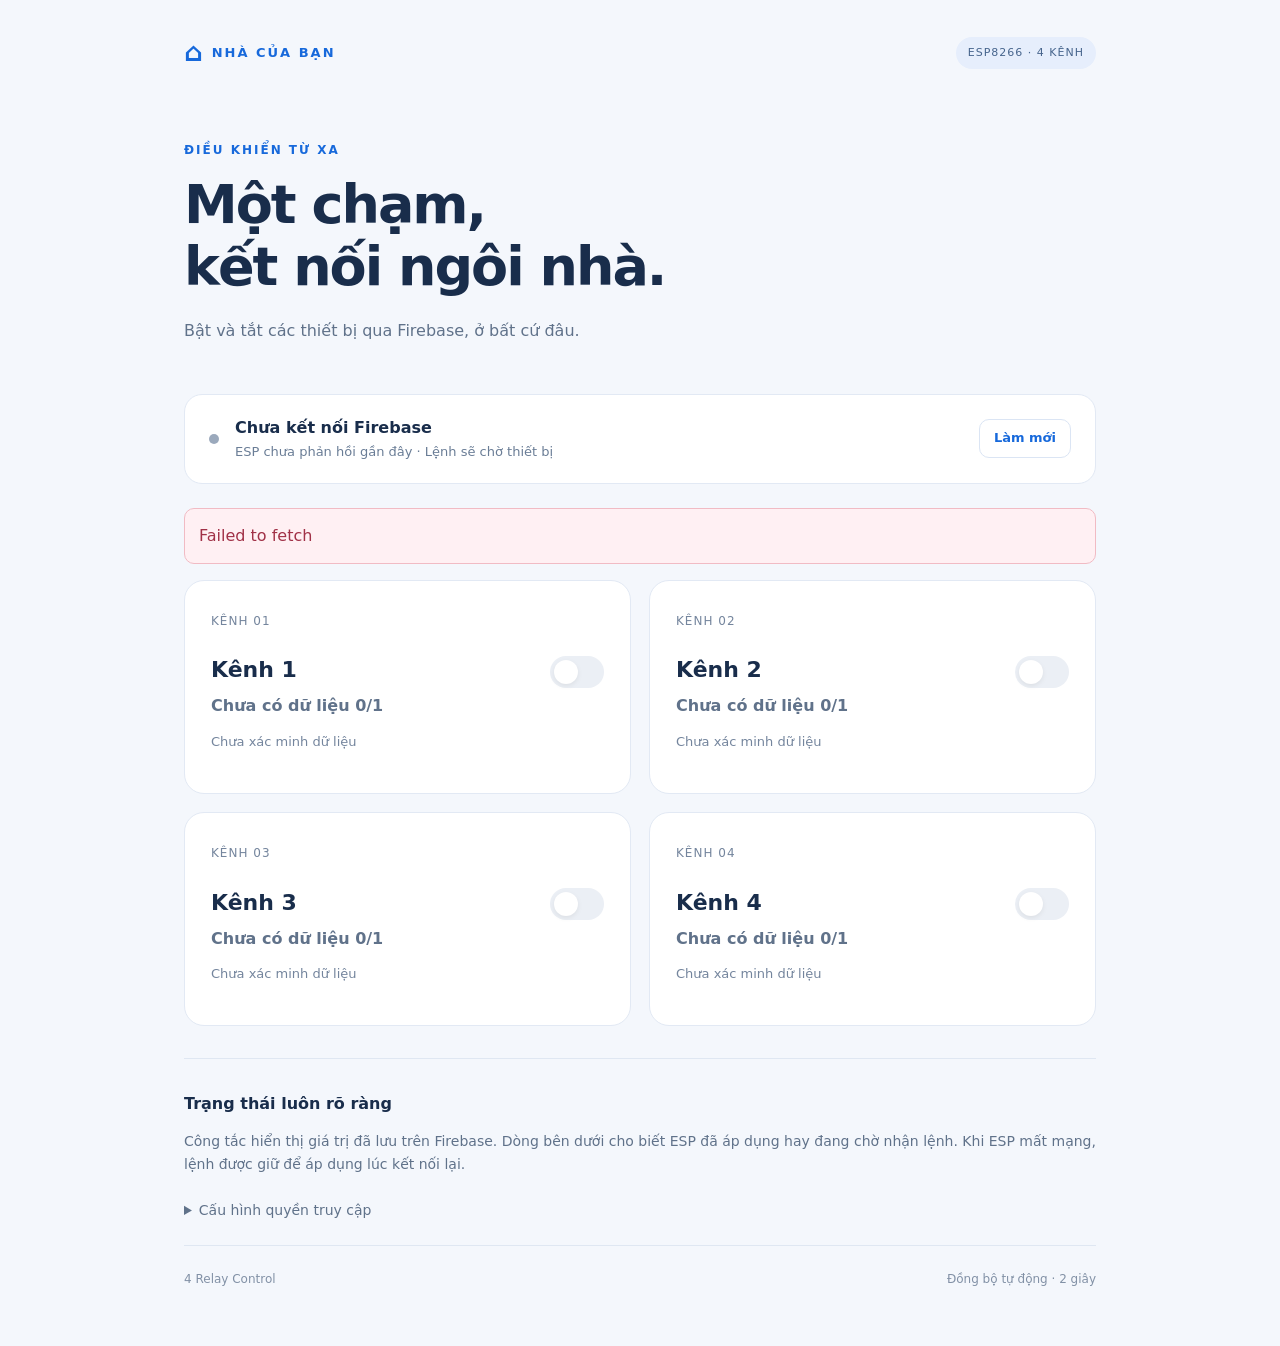
<file: web/index.html>
<!doctype html>
<html lang="vi"><head><meta charset="utf-8"><meta name="viewport" content="width=device-width,initial-scale=1"><meta name="theme-color" content="#1769db"><title>Nhà của bạn · 4 Relay</title><link rel="stylesheet" href="style.css"><script defer src="app.js"></script></head>
<body><main><header><div class="brand">⌂ <span>NHÀ CỦA BẠN</span></div><span class="badge">ESP8266 · 4 KÊNH</span></header>
<section class="intro"><p class="eyebrow">ĐIỀU KHIỂN TỪ XA</p><h1>Một chạm,<br>kết nối ngôi nhà.</h1><p>Bật và tắt các thiết bị qua Firebase, ở bất cứ đâu.</p></section>
<section class="connection" aria-live="polite"><span id="dot" class="dot"></span><div><strong id="status">Đang kết nối Firebase…</strong><p id="deviceStatus">Đang kiểm tra thiết bị</p></div><button id="retry" type="button">Làm mới</button></section>
<p id="error" class="error" role="alert" hidden></p><section id="relays" class="grid" aria-label="Điều khiển 4 kênh"></section>
<section class="help"><h2>Trạng thái luôn rõ ràng</h2><p>Công tắc hiển thị giá trị đã lưu trên Firebase. Dòng bên dưới cho biết ESP đã áp dụng hay đang chờ nhận lệnh. Khi ESP mất mạng, lệnh được giữ để áp dụng lúc kết nối lại.</p></section>
<details><summary>Cấu hình quyền truy cập</summary><p>Nếu database yêu cầu đăng nhập, nhập Firebase ID token hợp lệ. Token chỉ giữ trong bộ nhớ tab và cần nhập lại khi hết hạn.</p><form id="authForm"><label for="token">Firebase ID token</label><input id="token" type="password" autocomplete="off" placeholder="Bỏ trống nếu rules cho phép"><button type="submit">Kết nối lại</button></form></details>
<footer>4 Relay Control <span>Đồng bộ tự động · 2 giây</span></footer></main></body></html>
</file>
<file: web/style.css>
*{box-sizing:border-box}body{margin:0;background:#f4f7fc;color:#192d4b;font:16px/1.6 system-ui,-apple-system,Segoe UI,sans-serif}main{max-width:960px;margin:auto;padding:32px 24px}header,.connection,footer{display:flex;align-items:center;gap:16px;justify-content:space-between}.brand{font-size:26px;color:#1769db;font-weight:800}.brand span{font-size:13px;letter-spacing:2px;vertical-align:middle}.badge{font-size:11px;letter-spacing:1px;background:#e6eefc;color:#47658d;padding:7px 12px;border-radius:30px}.intro{padding:55px 0 28px}.eyebrow{color:#1769db;font-size:12px;font-weight:700;letter-spacing:2px}h1{font-size:clamp(34px,6vw,54px);line-height:1.15;letter-spacing:-2px;margin:14px 0 20px}.intro>p:last-child,.help p,details p{color:#60728a}.connection{padding:20px 24px;background:#fff;border:1px solid #e2e9f4;border-radius:18px;margin:6px 0 24px}.connection>div{flex:1}.connection p{margin:2px 0 0;color:#6a7d96;font-size:13px}.dot{width:10px;height:10px;border-radius:50%;background:#9ba9bc;flex-shrink:0}.dot.live{background:#16a879;box-shadow:0 0 0 5px #e4f7ef}.grid{display:grid;grid-template-columns:1fr 1fr;gap:18px}.relay{padding:26px;background:white;border:1px solid #e2e9f4;border-radius:20px;position:relative}.relay.on{border-color:#b5cff5;background:linear-gradient(120deg,#fff,#f0f6ff)}.channel{font-size:12px;color:#74859d;letter-spacing:1px}.relay h2{font-size:22px;margin:20px 0 6px;overflow-wrap:anywhere;padding-right:64px}.value{font-weight:600;color:#60728a}.on .value{color:#1769db}.reported{font-size:13px;color:#74859d;min-height:22px}.switch{position:absolute;right:26px;top:75px;width:54px;height:32px;padding:4px;border:0;border-radius:20px;background:#d8e0ec}.switch:before{content:'';display:block;width:24px;height:24px;background:white;border-radius:50%;box-shadow:0 2px 4px #0002;transition:transform .15s}.on .switch{background:#1769db}.on .switch:before{transform:translateX(22px)}button{font:inherit;cursor:pointer;border:1px solid #dbe5f4;color:#1769db;background:white;border-radius:10px;padding:8px 14px;font-size:13px;font-weight:600}button:disabled{opacity:.5;cursor:wait}button:focus-visible,input:focus-visible,summary:focus-visible{outline:3px solid #72adff;outline-offset:4px}.help{margin-top:32px;border-top:1px solid #dfe7f2;padding-top:18px}.help h2{font-size:16px}.help p,details{font-size:14px}details{margin:24px 0;color:#60728a}summary{cursor:pointer}form{display:grid;gap:10px;max-width:500px}input{font:inherit;padding:12px;border:1px solid #ccd8e8;border-radius:8px;min-width:0}form button{justify-self:start;background:#1769db;color:white}.error{padding:14px;border:1px solid #f1bbc4;background:#fff0f3;color:#a13147;border-radius:10px}footer{font-size:12px;color:#8291a6;border-top:1px solid #dfe7f2;padding:24px 0}@media(max-width:560px){main{padding:22px 16px}.grid{grid-template-columns:1fr}.intro{padding-top:30px}.badge{font-size:9px}.connection{padding:16px;gap:12px}.relay{padding:22px}.switch{right:22px}.brand span{letter-spacing:1px}footer{gap:8px;flex-wrap:wrap}}@media(prefers-reduced-motion:reduce){*{transition:none!important}}
</file>
